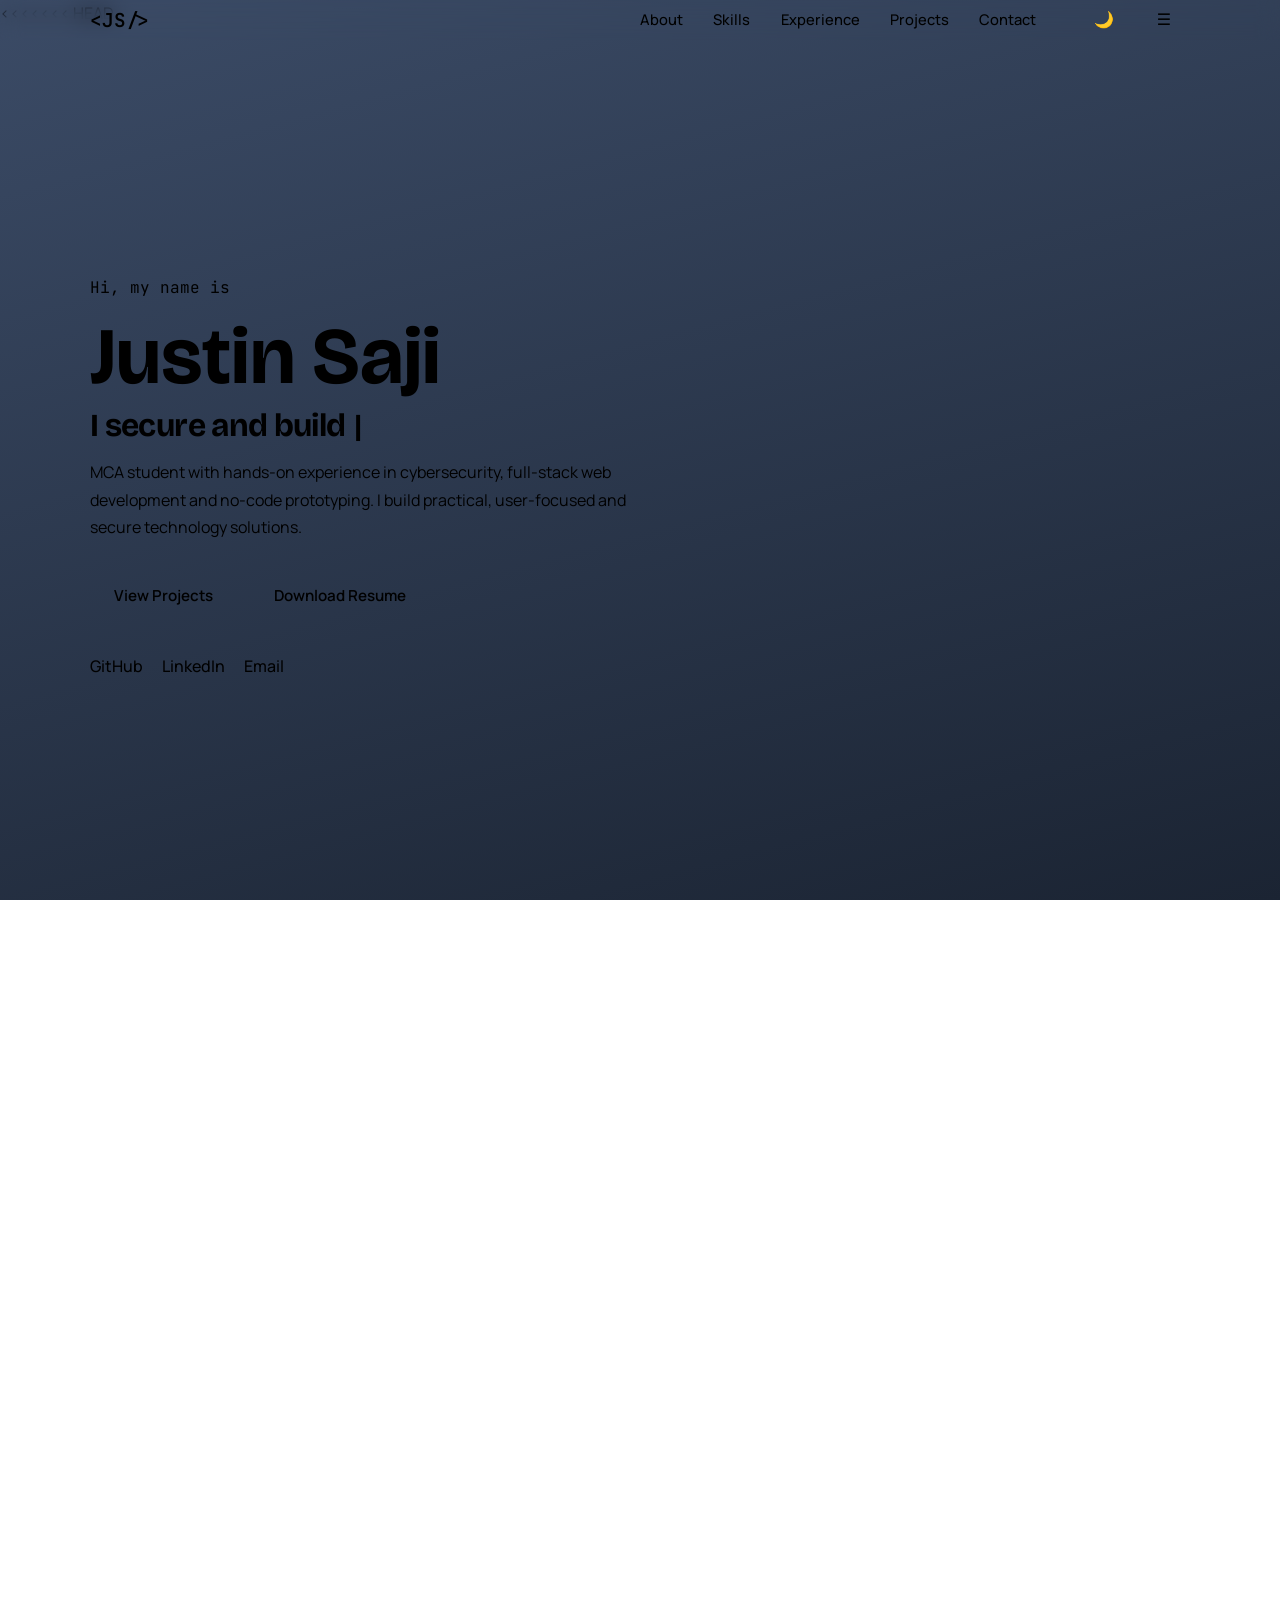
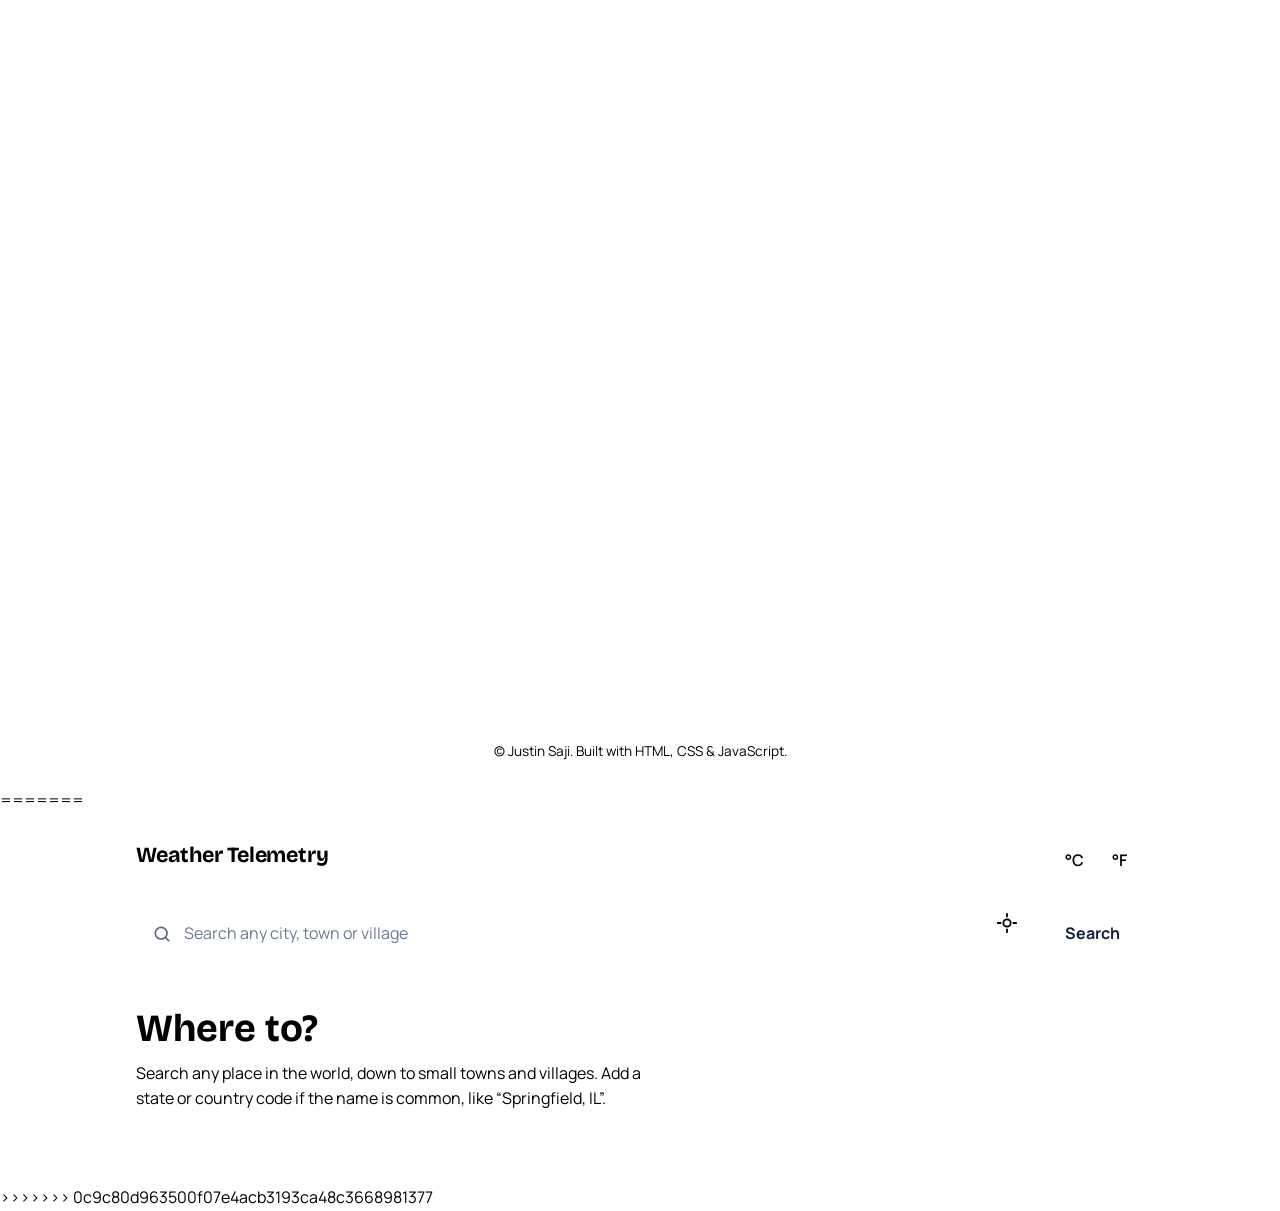
<file: Task 1 - Personal Developer Portfolio & Project Showcase/index.html>
<!DOCTYPE html>
<<<<<<< HEAD
<html lang="en" data-theme="dark">

<head>
    <meta charset="UTF-8" />
    <meta name="viewport" content="width=device-width, initial-scale=1.0" />
    <title>Justin Saji | Cybersecurity & Full-Stack Developer</title>
    <meta name="description"
        content="Portfolio of Justin Saji, MCA student skilled in cybersecurity, full-stack web development and no-code prototyping." />
    <link rel="icon"
        href="data:image/svg+xml,<svg xmlns='http://www.w3.org/2000/svg' viewBox='0 0 100 100'><text y='.9em' font-size='90'>🛡️</text></svg>" />
    <link rel="preconnect" href="https://fonts.googleapis.com" />
    <link rel="preconnect" href="https://fonts.gstatic.com" crossorigin />
    <link
        href="https://fonts.googleapis.com/css2?family=Inter:wght@400;500;600;700&family=JetBrains+Mono:wght@400;600&display=swap"
        rel="stylesheet" />
    <link rel="stylesheet" href="style.css" />
</head>

<body>

    <!-- HEADER -->
    <header class="site-header">
        <nav class="nav container" aria-label="Main navigation">
            <a href="#home" class="logo">&lt;JS/&gt;</a>
            <ul class="nav-links" id="nav-links">
                <li><a href="#about">About</a></li>
                <li><a href="#skills">Skills</a></li>
                <li><a href="#experience">Experience</a></li>
                <li><a href="#projects">Projects</a></li>
                <li><a href="#contact">Contact</a></li>
            </ul>
            <div class="nav-actions">
                <button id="theme-toggle" class="icon-btn" aria-label="Toggle dark/light theme">🌙</button>
                <button id="menu-toggle" class="icon-btn menu-btn" aria-label="Open menu" aria-expanded="false"
                    aria-controls="nav-links">☰</button>
            </div>
        </nav>
    </header>

    <main>
        <!-- HERO -->
        <section id="home" class="hero">
            <div class="container hero-inner">
                <p class="eyebrow mono">Hi, my name is</p>
                <h1>Justin Saji</h1>
                <h2 class="hero-sub">I secure and build <span class="accent" id="typed"></span></h2>
                <p class="hero-text">
                    MCA student with hands-on experience in cybersecurity, full-stack web development and
                    no-code prototyping. I build practical, user-focused and secure technology solutions.
                </p>
                <div class="hero-cta">
                    <a href="#projects" class="btn btn-primary">View Projects</a>
                    <a href="https://drive.google.com/file/d/1o8jT6a8EiUqNg9NnAGE6xgqsmoICTBEX/view?usp=sharing"
                        class="btn btn-outline" target="_blank" rel="noopener" download>Download Resume</a>
                </div>
                <ul class="social">
                    <li><a href="https://github.com/Justin-Saji" target="_blank" rel="noopener">GitHub</a></li>
                    <li><a href="https://linkedin.com/in/justin-saji" target="_blank" rel="noopener">LinkedIn</a></li>
                    <li><a href="mailto:justinsaji2412@gmail.com">Email</a></li>
                </ul>
            </div>
        </section>

        <!-- ABOUT -->
        <section id="about" class="section">
            <div class="container">
                <h2 class="section-title reveal"><span class="mono accent">01.</span> About Me</h2>
                <div class="about-grid reveal">
                    <div class="about-text">
                        <p>
                            I'm a Master of Computer Applications student at Amal Jyothi College of Engineering,
                            Koovappally, based in Ranni, Kerala. I enjoy the two sides of software: building
                            interfaces people love, and finding the weaknesses attackers could exploit.
                        </p>
                        <p>
                            My work spans vulnerability scanners, CVE analysis, encrypted communication and
                            phishing detection, alongside full-stack web apps and rapid no-code prototypes.
                            I've taken part in hackathons and innovation programmes to solve real-world problems.
                        </p>
                        <h3>Achievements</h3>
                        <ul class="check-list">
                            <li>Member of a funded project, “Innovation Ideas Unleashed” (I2U)</li>
                            <li>Volunteer, NASA Space Apps Challenge (48-hour hybrid hackathon)</li>
                            <li>Participant, Young Innovators Programme (YIP) by K-DISC</li>
                            <li>Participant, Smart India Hackathon (SIH)</li>
                        </ul>
                    </div>
                    <aside class="card edu">
                        <h3>Education</h3>
                        <div class="edu-item">
                            <strong>MCA, Computer Applications</strong>
                            <span>Amal Jyothi College of Engineering</span>
                            <span class="muted">Oct 2022 – Apr 2027 · 7.0 CGPA</span>
                        </div>
                        <div class="edu-item">
                            <strong>Senior Secondary (XII), Commerce</strong>
                            <span>Little Flower Public School, Pathanamthitta</span>
                            <span class="muted">2021 – 2022 · 83%</span>
                        </div>
                        <div class="edu-item">
                            <strong>Secondary (X), CBSE</strong>
                            <span>Little Flower Public School, Pathanamthitta</span>
                            <span class="muted">2019 – 2022 · 73%</span>
                        </div>
                        <h3>Languages</h3>
                        <p class="muted">English (Fluent) · Malayalam (Fluent) · Hindi (Intermediate)</p>
                    </aside>
                </div>
            </div>
        </section>

        <!-- SKILLS -->
        <section id="skills" class="section alt">
            <div class="container">
                <h2 class="section-title reveal"><span class="mono accent">02.</span> Tech Stack</h2>
                <div class="skills-grid">
                    <article class="card reveal">
                        <h3>🎨 Frontend</h3>
                        <div class="chips">
                            <span>HTML</span><span>CSS</span><span>JavaScript</span><span>Angular</span><span>React</span>
                        </div>
                    </article>
                    <article class="card reveal">
                        <h3>⚙️ Backend</h3>
                        <div class="chips"><span>Node.js</span><span>Python (Flask)</span><span>PHP</span></div>
                    </article>
                    <article class="card reveal">
                        <h3>🗄️ Databases</h3>
                        <div class="chips"><span>MySQL</span><span>MongoDB (basics)</span></div>
                    </article>
                    <article class="card reveal">
                        <h3>🔐 Cybersecurity</h3>
                        <div class="chips"><span>Vulnerability Scanning</span><span>CVE
                                Analysis</span><span>Phishing/URL Detection</span><span>Encrypted Communication</span>
                        </div>
                    </article>
                    <article class="card reveal">
                        <h3>🧩 No-Code</h3>
                        <div class="chips"><span>Kodular</span><span>Wix</span></div>
                    </article>
                    <article class="card reveal">
                        <h3>🛠️ Tools</h3>
                        <div class="chips"><span>Git</span><span>GitHub</span><span>Figma</span><span>Canva</span></div>
                    </article>
                </div>
                <p class="soft reveal"><strong>Soft skills:</strong> Team Collaboration · Decision Making · Stress
                    Management</p>
            </div>
        </section>

        <!-- EXPERIENCE -->
        <section id="experience" class="section">
            <div class="container">
                <h2 class="section-title reveal"><span class="mono accent">03.</span> Experience</h2>
                <div class="timeline">
                    <article class="timeline-item reveal">
                        <span class="date mono">Apr 2026 – May 2026</span>
                        <h3>Cybersecurity Intern · <span class="accent">Syntecxhub</span></h3>
                        <ul>
                            <li>Built a Vulnerability Scanner and a CVE Scanner to identify known weaknesses in target
                                systems.</li>
                            <li>Developed an Encrypted Chat Application implementing secure message transmission.</li>
                        </ul>
                    </article>
                    <article class="timeline-item reveal">
                        <span class="date mono">Jun 2026</span>
                        <h3>Frontend Developer Trainee · <span class="accent">Nest Digital Company, Infopark</span></h3>
                        <ul>
                            <li>Built responsive, cross-browser websites using HTML, CSS and Angular.</li>
                        </ul>
                    </article>
                    <article class="timeline-item reveal">
                        <span class="date mono">Mar 2026 – Apr 2026</span>
                        <h3>AI Website Developer Intern · <span class="accent">InAmigos Foundation (IAF)</span></h3>
                        <ul>
                            <li>Designed and deployed client websites using AI-assisted no-code tools such as Wix.</li>
                        </ul>
                    </article>
                </div>
            </div>
        </section>

        <!-- PROJECTS -->
        <section id="projects" class="section alt">
            <div class="container">
                <h2 class="section-title reveal"><span class="mono accent">04.</span> Featured Projects</h2>
                <div class="projects-grid" id="projects-grid"></div>
            </div>
        </section>

        <!-- CONTACT -->
        <section id="contact" class="section">
            <div class="container contact reveal">
                <p class="eyebrow mono accent">05. What's next?</p>
                <h2 class="section-title center">Get In Touch</h2>
                <p class="contact-text">
                    I'm looking for an entry-level role in cybersecurity or web development. Whether you have
                    an opportunity or just want to say hi, my inbox is always open.
                </p>
                <a href="mailto:justinsaji2412@gmail.com" class="btn btn-primary">Say Hello</a>
                <ul class="contact-list">
                    <li>📍 Ranni, Kerala, India</li>
                    <li>📞 <a href="tel:+917306978298">+91 73069 78298</a></li>
                    <li>✉️ <a href="mailto:justinsaji2412@gmail.com">justinsaji2412@gmail.com</a></li>
                    <li>💼 <a href="https://linkedin.com/in/justin-saji" target="_blank"
                            rel="noopener">linkedin.com/in/justin-saji</a></li>
                    <li>🐙 <a href="https://github.com/Justin-Saji" target="_blank"
                            rel="noopener">github.com/Justin-Saji</a></li>
                </ul>
            </div>
        </section>
    </main>

    <footer class="footer">
        <p>© <span id="year"></span> Justin Saji. Built with HTML, CSS &amp; JavaScript.</p>
    </footer>

    <!-- PROJECT MODAL -->
    <div class="modal" id="modal" role="dialog" aria-modal="true" aria-labelledby="modal-title" hidden>
        <div class="modal-box">
            <button class="icon-btn modal-close" id="modal-close" aria-label="Close dialog">✕</button>
            <h3 id="modal-title"></h3>
            <div class="chips" id="modal-tags"></div>
            <p id="modal-desc"></p>
            <ul id="modal-points"></ul>
            <a id="modal-link" class="btn btn-primary" target="_blank" rel="noopener">View on GitHub</a>
        </div>
    </div>

    <script src="script.js"></script>
</body>

=======
<html lang="en">
<head>
  <meta charset="UTF-8">
  <meta name="viewport" content="width=device-width, initial-scale=1.0">
  <title>Weather Telemetry</title>
  <link rel="preconnect" href="https://fonts.googleapis.com">
  <link rel="preconnect" href="https://fonts.gstatic.com" crossorigin>
  <link href="https://fonts.googleapis.com/css2?family=Bricolage+Grotesque:opsz,wght@12..96,500;12..96,700&family=Manrope:wght@400;500;600;700&display=swap" rel="stylesheet">
  <link rel="stylesheet" href="style.css">
</head>
<body class="theme-default">
  <div id="fx" aria-hidden="true"></div>

  <main class="app">
    <header class="top">
      <h1 class="brand">Weather Telemetry</h1>
      <div class="units" role="group" aria-label="Units">
        <button type="button" id="unit-metric" data-unit="metric">°C</button>
        <button type="button" id="unit-imperial" data-unit="imperial">°F</button>
      </div>
    </header>

    <form id="search-form" class="search" autocomplete="off" role="search">
      <div class="field">
        <svg class="ico" viewBox="0 0 24 24" aria-hidden="true"><circle cx="11" cy="11" r="7"/><path d="m20 20-3.5-3.5"/></svg>
        <input id="city-input" type="text" placeholder="Search any city, town or village" aria-label="Search for a place"
               role="combobox" aria-expanded="false" aria-controls="suggestions" aria-autocomplete="list" required>
        <ul id="suggestions" class="suggestions hidden" role="listbox"></ul>
      </div>
      <button type="button" id="locate" class="icon-btn" aria-label="Use my location" title="Use my location">
        <svg viewBox="0 0 24 24" aria-hidden="true"><circle cx="12" cy="12" r="4"/><path d="M12 2v3M12 19v3M2 12h3M19 12h3"/></svg>
      </button>
      <button type="submit" class="go">Search</button>
    </form>

    <div id="recent" class="chips" aria-label="Recent searches"></div>

    <div id="loader" class="loader hidden" role="status" aria-label="Loading weather"></div>
    <p id="error" class="error hidden" role="alert"></p>

    <section id="empty" class="empty">
      <h2>Where to?</h2>
      <p>Search any place in the world, down to small towns and villages. Add a state or country code if the name is common, like “Springfield, IL”.</p>
      <div class="chips" id="quick"></div>
    </section>

    <section id="weather" class="hidden">
      <div class="grid">
        <article class="card hero">
          <div class="hero-text">
            <h2 id="city-name"></h2>
            <p id="region" class="muted"></p>
            <p id="local-time" class="muted"></p>
            <p id="temp" class="temp"></p>
            <p id="description" class="desc"></p>
            <p id="hilo" class="muted"></p>
          </div>
          <img id="icon" class="hero-icon" alt="">
        </article>

        <div class="tiles" id="tiles"></div>
      </div>

      <h3>Next 24 hours</h3>
      <div id="hourly" class="card hourly"></div>

      <h3>5-day forecast</h3>
      <div id="forecast" class="card days"></div>
      <p id="updated" class="muted foot"></p>
    </section>
  </main>
  <script src="script.js"></script>
</body>
>>>>>>> 0c9c80d963500f07e4acb3193ca48c3668981377
</html>
</file>
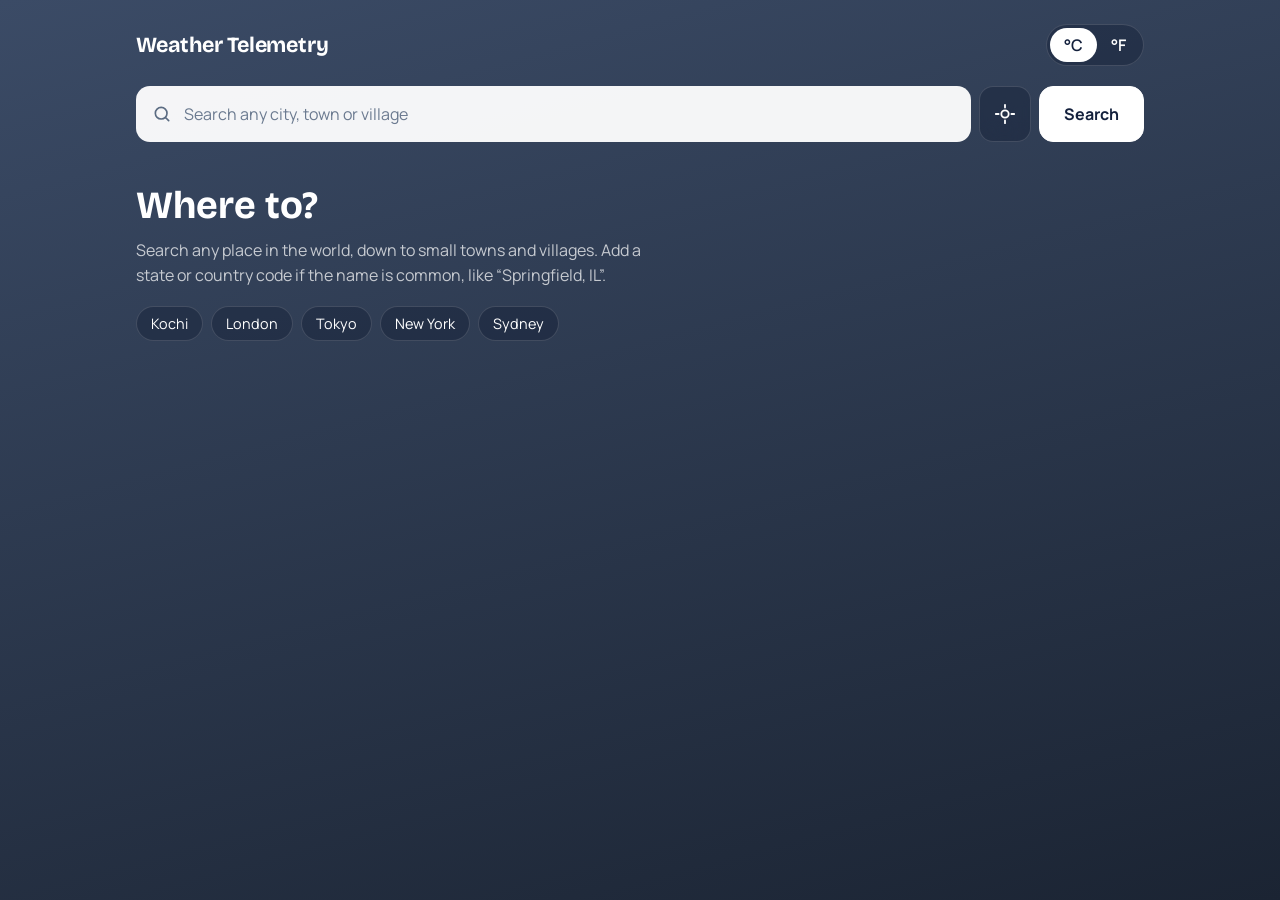
<file: Task 3 - Real time weather forecast & climate telemetry app/index.html>
<!DOCTYPE html>
<html lang="en">
<head>
  <meta charset="UTF-8">
  <meta name="viewport" content="width=device-width, initial-scale=1.0">
  <title>Weather Telemetry</title>
  <link rel="preconnect" href="https://fonts.googleapis.com">
  <link rel="preconnect" href="https://fonts.gstatic.com" crossorigin>
  <link href="https://fonts.googleapis.com/css2?family=Bricolage+Grotesque:opsz,wght@12..96,500;12..96,700&family=Manrope:wght@400;500;600;700&display=swap" rel="stylesheet">
  <link rel="stylesheet" href="style.css">
</head>
<body class="theme-default">
  <div id="fx" aria-hidden="true"></div>

  <main class="app">
    <header class="top">
      <h1 class="brand">Weather Telemetry</h1>
      <div class="units" role="group" aria-label="Units">
        <button type="button" id="unit-metric" data-unit="metric">°C</button>
        <button type="button" id="unit-imperial" data-unit="imperial">°F</button>
      </div>
    </header>

    <form id="search-form" class="search" autocomplete="off" role="search">
      <div class="field">
        <svg class="ico" viewBox="0 0 24 24" aria-hidden="true"><circle cx="11" cy="11" r="7"/><path d="m20 20-3.5-3.5"/></svg>
        <input id="city-input" type="text" placeholder="Search any city, town or village" aria-label="Search for a place"
               role="combobox" aria-expanded="false" aria-controls="suggestions" aria-autocomplete="list" required>
        <ul id="suggestions" class="suggestions hidden" role="listbox"></ul>
      </div>
      <button type="button" id="locate" class="icon-btn" aria-label="Use my location" title="Use my location">
        <svg viewBox="0 0 24 24" aria-hidden="true"><circle cx="12" cy="12" r="4"/><path d="M12 2v3M12 19v3M2 12h3M19 12h3"/></svg>
      </button>
      <button type="submit" class="go">Search</button>
    </form>

    <div id="recent" class="chips" aria-label="Recent searches"></div>

    <div id="loader" class="loader hidden" role="status" aria-label="Loading weather"></div>
    <p id="error" class="error hidden" role="alert"></p>

    <section id="empty" class="empty">
      <h2>Where to?</h2>
      <p>Search any place in the world, down to small towns and villages. Add a state or country code if the name is common, like “Springfield, IL”.</p>
      <div class="chips" id="quick"></div>
    </section>

    <section id="weather" class="hidden">
      <div class="grid">
        <article class="card hero">
          <div class="hero-text">
            <h2 id="city-name"></h2>
            <p id="region" class="muted"></p>
            <p id="local-time" class="muted"></p>
            <p id="temp" class="temp"></p>
            <p id="description" class="desc"></p>
            <p id="hilo" class="muted"></p>
          </div>
          <img id="icon" class="hero-icon" alt="">
        </article>

        <div class="tiles" id="tiles"></div>
      </div>

      <h3>Next 24 hours</h3>
      <div id="hourly" class="card hourly"></div>

      <h3>5-day forecast</h3>
      <div id="forecast" class="card days"></div>
      <p id="updated" class="muted foot"></p>
    </section>
  </main>
  <script src="script.js"></script>
</body>
</html>
</file>
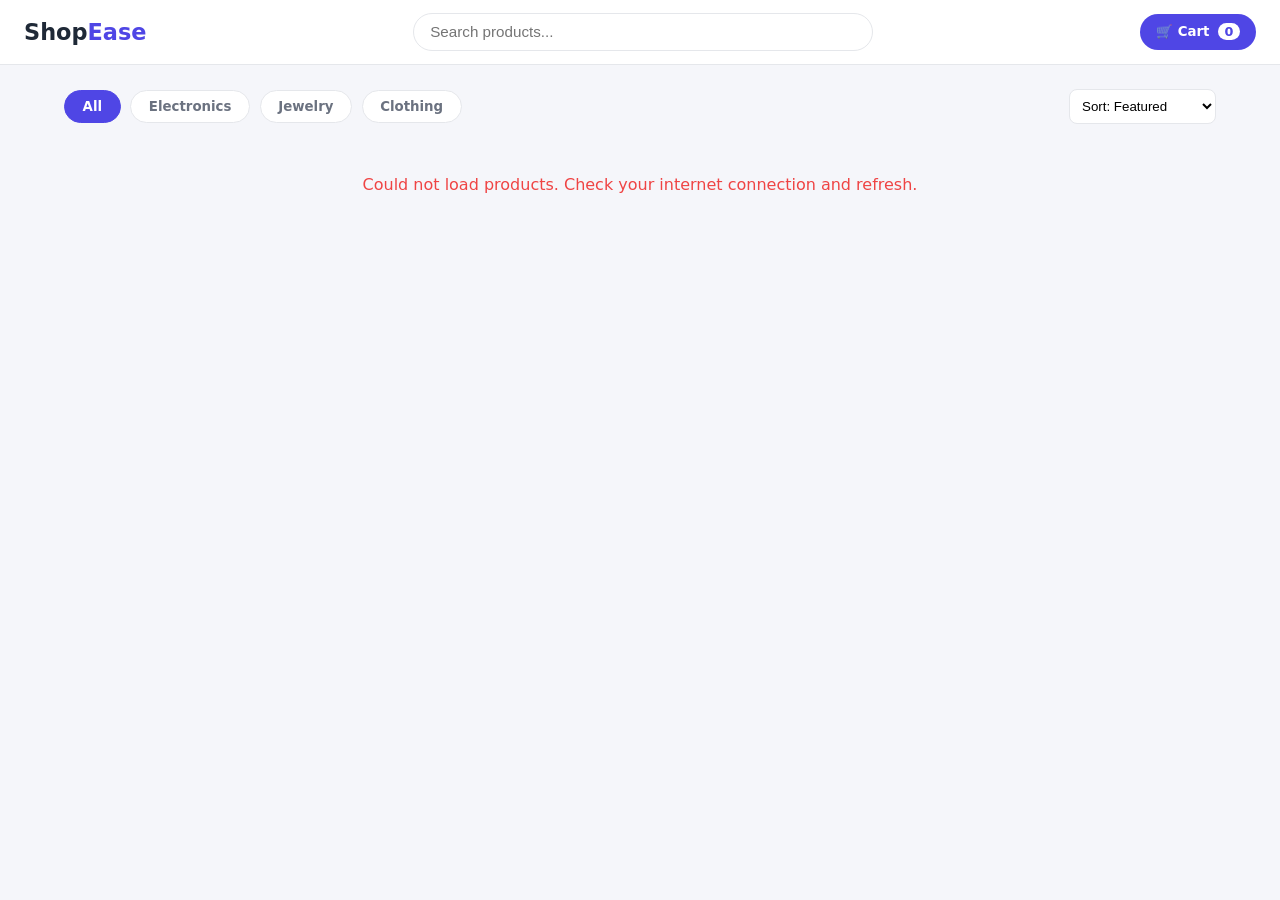
<file: Task 4 - E-Commerce Product Catalog & Interactive Shopping Cart/index.html>
<!DOCTYPE html>
<html lang="en">
<head>
  <meta charset="UTF-8" />
  <meta name="viewport" content="width=device-width, initial-scale=1.0" />
  <title>ShopEase | Datheon Storefront</title>
  <link rel="stylesheet" href="style.css" />
</head>
<body>
  <header class="navbar">
    <div class="logo">Shop<span>Ease</span></div>
    <input id="searchInput" class="search" type="search" placeholder="Search products..." aria-label="Search products" />
    <button id="cartBtn" class="cart-btn" aria-label="Open cart">
      🛒 Cart <span id="cartBadge" class="badge-count">0</span>
    </button>
  </header>

  <main class="container">
    <section class="filters" id="filters">
      <button class="filter-btn active" data-category="all">All</button>
      <button class="filter-btn" data-category="electronics">Electronics</button>
      <button class="filter-btn" data-category="jewelery">Jewelry</button>
      <button class="filter-btn" data-category="clothing">Clothing</button>
      <select id="sortSelect" class="sort" aria-label="Sort products">
        <option value="default">Sort: Featured</option>
        <option value="low">Price: Low to High</option>
        <option value="high">Price: High to Low</option>
        <option value="rating">Top Rated</option>
      </select>
    </section>

    <p id="status" class="status">Loading products...</p>
    <section id="productGrid" class="product-grid"></section>
  </main>

  <!-- Cart drawer -->
  <div id="overlay" class="overlay"></div>
  <aside id="cartDrawer" class="drawer" aria-hidden="true">
    <div class="drawer-header">
      <h2>Your Cart</h2>
      <button id="closeCart" class="icon-btn" aria-label="Close cart">✕</button>
    </div>
    <div id="cartItems" class="cart-items"></div>
    <div class="cart-summary">
      <div class="row"><span>Subtotal</span><span id="subtotal">₹0</span></div>
      <div class="row"><span>Tax (8%)</span><span id="tax">₹0</span></div>
      <div class="row"><span>Shipping</span><span id="shipping">₹0</span></div>
      <div class="row total"><span>Total</span><span id="total">₹0</span></div>
      <p class="hint" id="shippingHint">Free shipping on larger orders</p>
      <button id="checkoutBtn" class="primary-btn">Checkout</button>
      <button id="clearCartBtn" class="link-btn">Clear cart</button>
    </div>
  </aside>

  <!-- Checkout modal -->
  <div id="modal" class="modal" aria-hidden="true">
    <div class="modal-box">
      <div id="checkoutStep">
        <h2>Checkout</h2>
        <form id="checkoutForm">
          <input name="name" placeholder="Full name" required />
          <input name="email" type="email" placeholder="Email" required />
          <input name="address" placeholder="Shipping address" required />
          <p class="modal-total">Amount due: <strong id="modalTotal">₹0</strong></p>
          <div class="modal-actions">
            <button type="button" id="cancelCheckout" class="secondary-btn">Cancel</button>
            <button type="submit" class="primary-btn">Place Order</button>
          </div>
        </form>
      </div>
      <div id="confirmStep" class="hidden">
        <div class="tick">✓</div>
        <h2>Order Confirmed!</h2>
        <p>Thank you, <strong id="confirmName"></strong>.</p>
        <p>Order ID: <strong id="orderId"></strong></p>
        <p>A confirmation was (not really) sent to <span id="confirmEmail"></span>.</p>
        <button id="doneBtn" class="primary-btn">Continue Shopping</button>
      </div>
    </div>
  </div>

  <script src="script.js"></script>
</body>
</html>
</file>
<file: Task 1 - Personal Developer Portfolio & Project Showcase/style.css>
<<<<<<< HEAD
/* ---------- Theme tokens ---------- */
:root {
  --bg: #0b1020;
  --bg-alt: #0f162b;
  --card: #141c36;
  --text: #e6e9f2;
  --muted: #9aa4bf;
  --border: #243055;
  --accent: #38e8c6;
  --accent-2: #6c8cff;
  --accent-contrast: #06201b;
  --shadow: 0 10px 30px rgba(0, 0, 0, 0.35);
  --header-h: 64px;
}
[data-theme="light"] {
  --bg: #f7f9fc;
  --bg-alt: #eef2f9;
  --card: #ffffff;
  --text: #16203a;
  --muted: #5a6480;
  --border: #dbe2f0;
  --accent: #0a8f78;
  --accent-2: #3b5bdb;
  --accent-contrast: #ffffff;
  --shadow: 0 10px 30px rgba(30, 50, 100, 0.12);
}

/* ---------- Base ---------- */
*, *::before, *::after { box-sizing: border-box; }
html { scroll-behavior: smooth; scroll-padding-top: var(--header-h); }
body {
  margin: 0;
  font-family: "Inter", system-ui, -apple-system, "Segoe UI", Roboto, sans-serif;
  background: var(--bg);
  color: var(--text);
  line-height: 1.7;
  transition: background 0.3s, color 0.3s;
}
.mono { font-family: "JetBrains Mono", ui-monospace, monospace; }
.accent { color: var(--accent); }
.muted { color: var(--muted); }
a { color: inherit; text-decoration: none; }
a:hover { color: var(--accent); }
ul { padding: 0; margin: 0; list-style: none; }
h1, h2, h3 { line-height: 1.2; margin: 0 0 0.6rem; }
.container { width: min(1100px, 100% - 2.5rem); margin-inline: auto; }
.section { padding: 5rem 0; }
.section.alt { background: var(--bg-alt); }
.section-title { font-size: clamp(1.6rem, 4vw, 2.2rem); margin-bottom: 2rem; }
.section-title.center { text-align: center; }
:focus-visible { outline: 2px solid var(--accent); outline-offset: 3px; }

/* ---------- Header / nav ---------- */
.site-header {
  position: fixed; inset: 0 0 auto 0; height: var(--header-h); z-index: 50;
  background: color-mix(in srgb, var(--bg) 85%, transparent);
  backdrop-filter: blur(10px);
  border-bottom: 1px solid var(--border);
}
.nav { height: 100%; display: flex; align-items: center; justify-content: space-between; }
.logo { font-family: "JetBrains Mono", monospace; font-weight: 600; font-size: 1.2rem; color: var(--accent); }
.nav-links {
  position: absolute; top: var(--header-h); left: 0; right: 0;
  display: none; flex-direction: column; gap: 0;
  background: var(--bg); border-bottom: 1px solid var(--border);
}
.nav-links.open { display: flex; }
.nav-links a { display: block; padding: 0.9rem 1.5rem; font-weight: 500; }
.nav-links a.active { color: var(--accent); }
.nav-actions { display: flex; gap: 0.5rem; }
.icon-btn {
  background: transparent; color: var(--text); border: 1px solid var(--border);
  border-radius: 10px; width: 40px; height: 40px; font-size: 1.1rem; cursor: pointer;
  transition: border-color 0.2s, transform 0.2s;
}
.icon-btn:hover { border-color: var(--accent); transform: translateY(-2px); }

/* ---------- Hero ---------- */
.hero {
  min-height: 100svh; display: flex; align-items: center;
  padding-top: var(--header-h);
  background:
    radial-gradient(600px 300px at 85% 20%, color-mix(in srgb, var(--accent-2) 25%, transparent), transparent),
    radial-gradient(500px 300px at 10% 90%, color-mix(in srgb, var(--accent) 18%, transparent), transparent);
}
.hero h1 { font-size: clamp(2.6rem, 9vw, 5rem); margin-bottom: 0.2rem; }
.hero-sub { font-size: clamp(1.3rem, 4.5vw, 2.2rem); color: var(--muted); font-weight: 600; }
#typed::after { content: "|"; margin-left: 2px; animation: blink 1s steps(1) infinite; }
@keyframes blink { 50% { opacity: 0; } }
.hero-text { max-width: 580px; color: var(--muted); margin: 1rem 0 1.8rem; }
.hero-cta { display: flex; flex-wrap: wrap; gap: 0.8rem; }
.social { display: flex; gap: 1.2rem; margin-top: 2rem; color: var(--muted); font-weight: 500; }
.eyebrow { margin: 0 0 0.5rem; color: var(--accent); }

/* ---------- Buttons / chips / cards ---------- */
.btn {
  display: inline-block; padding: 0.8rem 1.5rem; border-radius: 10px; font-weight: 600;
  border: 1px solid var(--accent); cursor: pointer; font-size: 0.95rem;
  transition: transform 0.2s, box-shadow 0.2s, background 0.2s;
}
.btn:hover { transform: translateY(-3px); box-shadow: var(--shadow); }
.btn-primary { background: var(--accent); color: var(--accent-contrast); }
.btn-primary:hover { color: var(--accent-contrast); }
.btn-outline { background: transparent; color: var(--accent); }
.card {
  background: var(--card); border: 1px solid var(--border); border-radius: 16px;
  padding: 1.5rem; transition: transform 0.25s, box-shadow 0.25s, border-color 0.25s;
}
.chips { display: flex; flex-wrap: wrap; gap: 0.5rem; margin-top: 0.6rem; }
.chips span {
  font-size: 0.8rem; padding: 0.25rem 0.7rem; border-radius: 999px;
  background: color-mix(in srgb, var(--accent) 12%, transparent);
  border: 1px solid color-mix(in srgb, var(--accent) 35%, transparent);
  color: var(--accent);
}

/* ---------- About ---------- */
.about-grid { display: grid; gap: 2rem; grid-template-columns: 1fr; }
.about-text p { color: var(--muted); }
.check-list li { padding-left: 1.6rem; position: relative; color: var(--muted); margin-bottom: 0.4rem; }
.check-list li::before { content: "▹"; position: absolute; left: 0; color: var(--accent); }
.edu-item { display: flex; flex-direction: column; margin-bottom: 1rem; font-size: 0.95rem; }
.edu h3:not(:first-child) { margin-top: 1.5rem; }

/* ---------- Skills ---------- */
.skills-grid { display: grid; gap: 1.2rem; grid-template-columns: 1fr; }
.skills-grid .card:hover, .project-card:hover { transform: translateY(-6px); box-shadow: var(--shadow); border-color: var(--accent); }
.soft { margin-top: 2rem; color: var(--muted); }

/* ---------- Timeline ---------- */
.timeline { border-left: 2px solid var(--border); padding-left: 1.5rem; display: grid; gap: 2rem; }
.timeline-item { position: relative; }
.timeline-item::before {
  content: ""; position: absolute; left: calc(-1.5rem - 7px); top: 0.5rem;
  width: 12px; height: 12px; border-radius: 50%; background: var(--accent);
  box-shadow: 0 0 0 4px var(--bg);
}
.timeline-item .date { font-size: 0.8rem; color: var(--muted); }
.timeline-item ul { list-style: disc; padding-left: 1.2rem; color: var(--muted); }

/* ---------- Projects ---------- */
.projects-grid { display: grid; gap: 1.4rem; grid-template-columns: 1fr; }
.project-card {
  text-align: left; font: inherit; color: inherit; cursor: pointer;
  background: var(--card); border: 1px solid var(--border); border-radius: 16px; padding: 1.5rem;
  display: flex; flex-direction: column; gap: 0.5rem;
  transition: transform 0.25s, box-shadow 0.25s, border-color 0.25s;
}
.project-card h3 { margin: 0; }
.project-card p { margin: 0; color: var(--muted); font-size: 0.92rem; }
.project-card .more { margin-top: auto; color: var(--accent); font-size: 0.85rem; font-weight: 600; }

/* ---------- Modal ---------- */
.modal {
  position: fixed; inset: 0; z-index: 100; display: flex; align-items: center; justify-content: center;
  padding: 1rem; background: rgba(0, 0, 0, 0.6); backdrop-filter: blur(4px);
}
.modal[hidden] { display: none; }
.modal-box {
  position: relative; width: min(560px, 100%); max-height: 90vh; overflow-y: auto;
  background: var(--card); border: 1px solid var(--border); border-radius: 18px;
  padding: 2rem 1.5rem 1.5rem; box-shadow: var(--shadow); animation: pop 0.25s ease;
}
@keyframes pop { from { opacity: 0; transform: translateY(14px) scale(0.97); } }
.modal-close { position: absolute; top: 0.8rem; right: 0.8rem; width: 34px; height: 34px; }
.modal-box ul { list-style: disc; padding-left: 1.2rem; color: var(--muted); margin: 1rem 0 1.5rem; }
.modal-box p { color: var(--muted); }

/* ---------- Contact / footer ---------- */
.contact { text-align: center; max-width: 640px; }
.contact-text { color: var(--muted); margin-bottom: 1.8rem; }
.contact-list { margin-top: 2.5rem; display: grid; gap: 0.6rem; color: var(--muted); }
.footer { text-align: center; padding: 1.5rem; border-top: 1px solid var(--border); color: var(--muted); font-size: 0.85rem; }
.footer p { margin: 0; }

/* ---------- Scroll reveal ---------- */
.reveal { opacity: 0; transform: translateY(24px); transition: opacity 0.6s ease, transform 0.6s ease; }
.reveal.visible { opacity: 1; transform: none; }

/* ---------- Responsive (mobile-first) ---------- */
@media (min-width: 640px) {
  .skills-grid, .projects-grid { grid-template-columns: repeat(2, 1fr); }
}
@media (min-width: 860px) {
  .menu-btn { display: none; }
  .nav-links {
    position: static; display: flex; flex-direction: row; gap: 0.3rem;
    background: transparent; border: 0;
  }
  .nav-links a { padding: 0.4rem 0.8rem; font-size: 0.92rem; }
  .nav { gap: 1rem; }
  .nav-links { margin-left: auto; margin-right: 0.8rem; }
  .about-grid { grid-template-columns: 1.4fr 1fr; }
  .skills-grid, .projects-grid { grid-template-columns: repeat(3, 1fr); }
}

@media (prefers-reduced-motion: reduce) {
  html { scroll-behavior: auto; }
  *, *::before, *::after { animation: none !important; transition: none !important; }
  .reveal { opacity: 1; transform: none; }
}
=======
:root {
  --ink: #fff;
  --ink-soft: rgba(255,255,255,0.72);
  --glass: rgba(8, 18, 40, 0.30);
  --glass-line: rgba(255,255,255,0.14);
  --accent: #ffd166;
  --radius: 20px;
}
* { box-sizing: border-box; margin: 0; padding: 0; }
body {
  min-height: 100vh;
  font-family: "Manrope", system-ui, -apple-system, "Segoe UI", sans-serif;
  color: var(--ink);
  background: linear-gradient(165deg, #3b4b66, #1b2433) fixed;
  transition: background 0.9s ease;
  overflow-x: hidden;
}
body.theme-clear   { background: linear-gradient(165deg, #1d6fd1, #5db4f5 70%, #9fd3f7) fixed; }
body.theme-clouds  { background: linear-gradient(165deg, #4f607a, #8d9db3) fixed; }
body.theme-rain    { background: linear-gradient(165deg, #14283f, #3f628f) fixed; }
body.theme-snow    { background: linear-gradient(165deg, #5b7b9d, #a9c3dc) fixed; }
body.theme-thunder { background: linear-gradient(165deg, #151528, #4a3d73) fixed; }
body.theme-mist    { background: linear-gradient(165deg, #5d6c70, #a3afb2) fixed; }
body.theme-night   { background: linear-gradient(165deg, #070b1f, #26356a) fixed; }

h1, h2, h3, .temp { font-family: "Bricolage Grotesque", "Manrope", system-ui, sans-serif; }
.hidden { display: none !important; }
.muted { color: var(--ink-soft); font-size: 0.95rem; }

.app { position: relative; z-index: 1; max-width: 1040px; margin: 0 auto; padding: 24px 16px 56px; }

/* Header */
.top { display: flex; justify-content: space-between; align-items: center; margin-bottom: 20px; }
.brand { font-size: 1.35rem; font-weight: 700; letter-spacing: -0.01em; }
.units { display: flex; background: var(--glass); border: 1px solid var(--glass-line); border-radius: 999px; padding: 3px; }
.units button {
  border: 0; background: transparent; color: var(--ink); font: inherit; font-weight: 600;
  padding: 6px 14px; border-radius: 999px; cursor: pointer; transition: background .2s, color .2s;
}
.units button.active { background: #fff; color: #14213d; }

/* Search */
.search { display: flex; gap: 8px; margin-bottom: 12px; }
.field { position: relative; flex: 1; }
.field .ico { position: absolute; left: 16px; top: 50%; width: 20px; height: 20px; transform: translateY(-50%);
  fill: none; stroke: #5b6b82; stroke-width: 2; stroke-linecap: round; pointer-events: none; }
#city-input {
  width: 100%; padding: 15px 16px 15px 46px; font: inherit; font-size: 1rem;
  border: 2px solid transparent; border-radius: 14px; background: rgba(255,255,255,0.95); color: #14213d;
}
#city-input::placeholder { color: #6b7a90; }
#city-input:focus { outline: none; border-color: var(--accent); }
.go, .icon-btn {
  border: 1px solid var(--glass-line); background: var(--glass); color: var(--ink);
  font: inherit; font-weight: 700; border-radius: 14px; cursor: pointer; transition: background .2s, transform .1s;
  backdrop-filter: blur(10px);
}
.go { padding: 0 24px; background: #fff; color: #14213d; border-color: #fff; }
.icon-btn { width: 52px; display: grid; place-items: center; }
.icon-btn svg { width: 22px; height: 22px; fill: none; stroke: currentColor; stroke-width: 2; stroke-linecap: round; }
.go:hover { background: var(--accent); border-color: var(--accent); }
.icon-btn:hover { background: rgba(255,255,255,0.2); }
button:active { transform: scale(0.97); }
button:focus-visible, .chip:focus-visible, .suggestions li:focus-visible { outline: 3px solid var(--accent); outline-offset: 2px; }

/* Suggestions dropdown */
.suggestions {
  position: absolute; left: 0; right: 0; top: calc(100% + 6px); z-index: 20; list-style: none;
  background: #fff; color: #14213d; border-radius: 14px; overflow: hidden;
  box-shadow: 0 18px 40px rgba(0,0,0,0.3); max-height: 320px; overflow-y: auto;
}
.suggestions li { padding: 12px 16px; cursor: pointer; display: flex; justify-content: space-between; gap: 12px; align-items: baseline; }
.suggestions li .sub { color: #66758c; font-size: 0.88rem; white-space: nowrap; overflow: hidden; text-overflow: ellipsis; }
.suggestions li[aria-selected="true"], .suggestions li:hover { background: #eef3fb; }
.suggestions .note { padding: 14px 16px; color: #5b6b82; cursor: default; display: block; }
.suggestions .note:hover { background: transparent; }

/* Chips */
.chips { display: flex; flex-wrap: wrap; gap: 8px; margin-bottom: 20px; }
.chips:empty { display: none; }
.chip {
  border: 1px solid var(--glass-line); background: var(--glass); color: var(--ink); font: inherit; font-size: 0.9rem;
  padding: 7px 14px; border-radius: 999px; cursor: pointer; transition: background .2s;
}
.chip:hover { background: rgba(255,255,255,0.22); }

/* States */
.loader { width: 46px; height: 46px; margin: 56px auto; border: 4px solid rgba(255,255,255,0.25); border-top-color: #fff;
  border-radius: 50%; animation: spin .8s linear infinite; }
@keyframes spin { to { transform: rotate(360deg); } }
.error { padding: 14px 18px; border-radius: 14px; background: rgba(150, 20, 30, 0.85); border: 1px solid rgba(255,255,255,0.25); margin-bottom: 16px; }
.empty { margin-top: 40px; max-width: 520px; }
.empty h2 { font-size: 2.4rem; margin-bottom: 10px; }
.empty p { color: var(--ink-soft); line-height: 1.55; margin-bottom: 18px; }

/* Cards */
.card { background: var(--glass); border: 1px solid var(--glass-line); border-radius: var(--radius); backdrop-filter: blur(14px); -webkit-backdrop-filter: blur(14px); }
h3 { font-size: 1.1rem; font-weight: 700; margin: 28px 0 12px; }

.grid { display: grid; grid-template-columns: 1.1fr 1fr; gap: 16px; }
.hero { display: flex; justify-content: space-between; align-items: center; gap: 12px; padding: 28px; }
.hero h2 { font-size: 2rem; font-weight: 700; letter-spacing: -0.02em; line-height: 1.1; }
.temp { font-size: clamp(4.5rem, 12vw, 7rem); font-weight: 500; line-height: 1; letter-spacing: -0.04em; margin: 14px 0 6px; }
.desc { font-size: 1.15rem; font-weight: 600; text-transform: capitalize; }
.hero-icon { width: clamp(110px, 20vw, 170px); height: auto; filter: drop-shadow(0 8px 18px rgba(0,0,0,0.25)); }

.tiles { display: grid; grid-template-columns: repeat(2, 1fr); gap: 12px; }
.tile { background: var(--glass); border: 1px solid var(--glass-line); border-radius: 16px; padding: 14px 16px; backdrop-filter: blur(14px); -webkit-backdrop-filter: blur(14px);
  display: flex; flex-direction: column; justify-content: center; gap: 4px; }
.tile .label { font-size: 0.85rem; color: var(--ink-soft); }
.tile .value { font-size: 1.3rem; font-weight: 700; }
.tile .sub { font-size: 0.8rem; color: var(--ink-soft); }

/* Hourly */
.hourly { display: flex; gap: 6px; padding: 14px; overflow-x: auto; scrollbar-width: thin; }
.hour { flex: 1 0 74px; display: flex; flex-direction: column; align-items: center; gap: 2px; padding: 8px 4px; border-radius: 12px; }
.hour:first-child { background: rgba(255,255,255,0.14); }
.hour img { width: 48px; height: 48px; }
.hour .t { font-weight: 700; }
.hour .pop { font-size: 0.78rem; color: #9fd8ff; min-height: 1em; }

/* Daily */
.days { padding: 6px 20px; }
.day { display: grid; grid-template-columns: 56px 48px 40px 1fr 40px; align-items: center; gap: 12px; padding: 8px 0; border-bottom: 1px solid var(--glass-line); }
.day:last-child { border-bottom: 0; }
.day .name { font-weight: 700; }
.day img { width: 48px; height: 48px; }
.day .lo { color: var(--ink-soft); text-align: right; }
.day .hi { font-weight: 700; }
.bar { position: relative; height: 6px; border-radius: 6px; background: rgba(255,255,255,0.18); }
.bar span { position: absolute; top: 0; bottom: 0; border-radius: 6px; background: linear-gradient(90deg, #7dd3fc, #ffd166, #ff8a5c); }
.foot { margin-top: 18px; text-align: center; font-size: 0.82rem; }

/* Ambient weather layer */
#fx { position: fixed; inset: 0; z-index: 0; pointer-events: none; overflow: hidden; }
#fx .drop { position: absolute; top: -10vh; width: 2px; height: 70px; background: linear-gradient(transparent, rgba(190,220,255,0.6)); animation: fall linear infinite; }
#fx .flake { position: absolute; top: -5vh; border-radius: 50%; background: rgba(255,255,255,0.85); animation: drift linear infinite; }
#fx .star { position: absolute; border-radius: 50%; background: #fff; animation: twinkle ease-in-out infinite; }
#fx .cloud { position: absolute; width: 360px; height: 110px; border-radius: 120px; background: rgba(255,255,255,0.16); filter: blur(26px); animation: slide linear infinite; }
#fx .sun { position: absolute; top: -120px; right: -100px; width: 420px; height: 420px; border-radius: 50%;
  background: radial-gradient(circle, rgba(255,226,140,0.85), rgba(255,226,140,0) 68%); animation: glow 7s ease-in-out infinite; }
#fx .flash { position: absolute; inset: 0; background: #fff; opacity: 0; animation: flash 7s infinite; }
@keyframes fall { to { transform: translateY(120vh); } }
@keyframes drift { 0% { transform: translate(0,0); } 50% { transform: translate(30px, 55vh); } 100% { transform: translate(-20px, 110vh); } }
@keyframes twinkle { 0%,100% { opacity: .2; } 50% { opacity: 1; } }
@keyframes slide { from { transform: translateX(-420px); } to { transform: translateX(calc(100vw + 420px)); } }
@keyframes glow { 0%,100% { transform: scale(1); opacity: .85; } 50% { transform: scale(1.1); opacity: 1; } }
@keyframes flash { 0%,92%,100% { opacity: 0; } 93% { opacity: .35; } 94% { opacity: 0; } 95% { opacity: .25; } 96% { opacity: 0; } }

/* Responsive */
@media (max-width: 820px) {
  .grid { grid-template-columns: 1fr; }
}
@media (max-width: 560px) {
  .app { padding: 16px 12px 40px; }
  .search { flex-wrap: wrap; }
  .field { flex: 1 1 100%; }
  .go { flex: 1; padding: 14px; }
  .icon-btn { height: 50px; }
  .hero { padding: 20px; flex-direction: column-reverse; text-align: center; }
  .tiles { grid-template-columns: repeat(2, 1fr); }
  .day { grid-template-columns: 44px 40px 34px 1fr 34px; gap: 8px; }
  .days { padding: 4px 14px; }
  .empty h2 { font-size: 2rem; }
}
@media (prefers-reduced-motion: reduce) {
  #fx, .loader { animation: none; }
  #fx * { animation: none !important; }
  body { transition: none; }
}
>>>>>>> 0c9c80d963500f07e4acb3193ca48c3668981377
</file>
<file: Task 3 - Real time weather forecast & climate telemetry app/style.css>
:root {
  --ink: #fff;
  --ink-soft: rgba(255,255,255,0.72);
  --glass: rgba(8, 18, 40, 0.30);
  --glass-line: rgba(255,255,255,0.14);
  --accent: #ffd166;
  --radius: 20px;
}
* { box-sizing: border-box; margin: 0; padding: 0; }
body {
  min-height: 100vh;
  font-family: "Manrope", system-ui, -apple-system, "Segoe UI", sans-serif;
  color: var(--ink);
  background: linear-gradient(165deg, #3b4b66, #1b2433) fixed;
  transition: background 0.9s ease;
  overflow-x: hidden;
}
body.theme-clear   { background: linear-gradient(165deg, #1d6fd1, #5db4f5 70%, #9fd3f7) fixed; }
body.theme-clouds  { background: linear-gradient(165deg, #4f607a, #8d9db3) fixed; }
body.theme-rain    { background: linear-gradient(165deg, #14283f, #3f628f) fixed; }
body.theme-snow    { background: linear-gradient(165deg, #5b7b9d, #a9c3dc) fixed; }
body.theme-thunder { background: linear-gradient(165deg, #151528, #4a3d73) fixed; }
body.theme-mist    { background: linear-gradient(165deg, #5d6c70, #a3afb2) fixed; }
body.theme-night   { background: linear-gradient(165deg, #070b1f, #26356a) fixed; }

h1, h2, h3, .temp { font-family: "Bricolage Grotesque", "Manrope", system-ui, sans-serif; }
.hidden { display: none !important; }
.muted { color: var(--ink-soft); font-size: 0.95rem; }

.app { position: relative; z-index: 1; max-width: 1040px; margin: 0 auto; padding: 24px 16px 56px; }

/* Header */
.top { display: flex; justify-content: space-between; align-items: center; margin-bottom: 20px; }
.brand { font-size: 1.35rem; font-weight: 700; letter-spacing: -0.01em; }
.units { display: flex; background: var(--glass); border: 1px solid var(--glass-line); border-radius: 999px; padding: 3px; }
.units button {
  border: 0; background: transparent; color: var(--ink); font: inherit; font-weight: 600;
  padding: 6px 14px; border-radius: 999px; cursor: pointer; transition: background .2s, color .2s;
}
.units button.active { background: #fff; color: #14213d; }

/* Search */
.search { display: flex; gap: 8px; margin-bottom: 12px; }
.field { position: relative; flex: 1; }
.field .ico { position: absolute; left: 16px; top: 50%; width: 20px; height: 20px; transform: translateY(-50%);
  fill: none; stroke: #5b6b82; stroke-width: 2; stroke-linecap: round; pointer-events: none; }
#city-input {
  width: 100%; padding: 15px 16px 15px 46px; font: inherit; font-size: 1rem;
  border: 2px solid transparent; border-radius: 14px; background: rgba(255,255,255,0.95); color: #14213d;
}
#city-input::placeholder { color: #6b7a90; }
#city-input:focus { outline: none; border-color: var(--accent); }
.go, .icon-btn {
  border: 1px solid var(--glass-line); background: var(--glass); color: var(--ink);
  font: inherit; font-weight: 700; border-radius: 14px; cursor: pointer; transition: background .2s, transform .1s;
  backdrop-filter: blur(10px);
}
.go { padding: 0 24px; background: #fff; color: #14213d; border-color: #fff; }
.icon-btn { width: 52px; display: grid; place-items: center; }
.icon-btn svg { width: 22px; height: 22px; fill: none; stroke: currentColor; stroke-width: 2; stroke-linecap: round; }
.go:hover { background: var(--accent); border-color: var(--accent); }
.icon-btn:hover { background: rgba(255,255,255,0.2); }
button:active { transform: scale(0.97); }
button:focus-visible, .chip:focus-visible, .suggestions li:focus-visible { outline: 3px solid var(--accent); outline-offset: 2px; }

/* Suggestions dropdown */
.suggestions {
  position: absolute; left: 0; right: 0; top: calc(100% + 6px); z-index: 20; list-style: none;
  background: #fff; color: #14213d; border-radius: 14px; overflow: hidden;
  box-shadow: 0 18px 40px rgba(0,0,0,0.3); max-height: 320px; overflow-y: auto;
}
.suggestions li { padding: 12px 16px; cursor: pointer; display: flex; justify-content: space-between; gap: 12px; align-items: baseline; }
.suggestions li .sub { color: #66758c; font-size: 0.88rem; white-space: nowrap; overflow: hidden; text-overflow: ellipsis; }
.suggestions li[aria-selected="true"], .suggestions li:hover { background: #eef3fb; }
.suggestions .note { padding: 14px 16px; color: #5b6b82; cursor: default; display: block; }
.suggestions .note:hover { background: transparent; }

/* Chips */
.chips { display: flex; flex-wrap: wrap; gap: 8px; margin-bottom: 20px; }
.chips:empty { display: none; }
.chip {
  border: 1px solid var(--glass-line); background: var(--glass); color: var(--ink); font: inherit; font-size: 0.9rem;
  padding: 7px 14px; border-radius: 999px; cursor: pointer; transition: background .2s;
}
.chip:hover { background: rgba(255,255,255,0.22); }

/* States */
.loader { width: 46px; height: 46px; margin: 56px auto; border: 4px solid rgba(255,255,255,0.25); border-top-color: #fff;
  border-radius: 50%; animation: spin .8s linear infinite; }
@keyframes spin { to { transform: rotate(360deg); } }
.error { padding: 14px 18px; border-radius: 14px; background: rgba(150, 20, 30, 0.85); border: 1px solid rgba(255,255,255,0.25); margin-bottom: 16px; }
.empty { margin-top: 40px; max-width: 520px; }
.empty h2 { font-size: 2.4rem; margin-bottom: 10px; }
.empty p { color: var(--ink-soft); line-height: 1.55; margin-bottom: 18px; }

/* Cards */
.card { background: var(--glass); border: 1px solid var(--glass-line); border-radius: var(--radius); backdrop-filter: blur(14px); -webkit-backdrop-filter: blur(14px); }
h3 { font-size: 1.1rem; font-weight: 700; margin: 28px 0 12px; }

.grid { display: grid; grid-template-columns: 1.1fr 1fr; gap: 16px; }
.hero { display: flex; justify-content: space-between; align-items: center; gap: 12px; padding: 28px; }
.hero h2 { font-size: 2rem; font-weight: 700; letter-spacing: -0.02em; line-height: 1.1; }
.temp { font-size: clamp(4.5rem, 12vw, 7rem); font-weight: 500; line-height: 1; letter-spacing: -0.04em; margin: 14px 0 6px; }
.desc { font-size: 1.15rem; font-weight: 600; text-transform: capitalize; }
.hero-icon { width: clamp(110px, 20vw, 170px); height: auto; filter: drop-shadow(0 8px 18px rgba(0,0,0,0.25)); }

.tiles { display: grid; grid-template-columns: repeat(2, 1fr); gap: 12px; }
.tile { background: var(--glass); border: 1px solid var(--glass-line); border-radius: 16px; padding: 14px 16px; backdrop-filter: blur(14px); -webkit-backdrop-filter: blur(14px);
  display: flex; flex-direction: column; justify-content: center; gap: 4px; }
.tile .label { font-size: 0.85rem; color: var(--ink-soft); }
.tile .value { font-size: 1.3rem; font-weight: 700; }
.tile .sub { font-size: 0.8rem; color: var(--ink-soft); }

/* Hourly */
.hourly { display: flex; gap: 6px; padding: 14px; overflow-x: auto; scrollbar-width: thin; }
.hour { flex: 1 0 74px; display: flex; flex-direction: column; align-items: center; gap: 2px; padding: 8px 4px; border-radius: 12px; }
.hour:first-child { background: rgba(255,255,255,0.14); }
.hour img { width: 48px; height: 48px; }
.hour .t { font-weight: 700; }
.hour .pop { font-size: 0.78rem; color: #9fd8ff; min-height: 1em; }

/* Daily */
.days { padding: 6px 20px; }
.day { display: grid; grid-template-columns: 56px 48px 40px 1fr 40px; align-items: center; gap: 12px; padding: 8px 0; border-bottom: 1px solid var(--glass-line); }
.day:last-child { border-bottom: 0; }
.day .name { font-weight: 700; }
.day img { width: 48px; height: 48px; }
.day .lo { color: var(--ink-soft); text-align: right; }
.day .hi { font-weight: 700; }
.bar { position: relative; height: 6px; border-radius: 6px; background: rgba(255,255,255,0.18); }
.bar span { position: absolute; top: 0; bottom: 0; border-radius: 6px; background: linear-gradient(90deg, #7dd3fc, #ffd166, #ff8a5c); }
.foot { margin-top: 18px; text-align: center; font-size: 0.82rem; }

/* Ambient weather layer */
#fx { position: fixed; inset: 0; z-index: 0; pointer-events: none; overflow: hidden; }
#fx .drop { position: absolute; top: -10vh; width: 2px; height: 70px; background: linear-gradient(transparent, rgba(190,220,255,0.6)); animation: fall linear infinite; }
#fx .flake { position: absolute; top: -5vh; border-radius: 50%; background: rgba(255,255,255,0.85); animation: drift linear infinite; }
#fx .star { position: absolute; border-radius: 50%; background: #fff; animation: twinkle ease-in-out infinite; }
#fx .cloud { position: absolute; width: 360px; height: 110px; border-radius: 120px; background: rgba(255,255,255,0.16); filter: blur(26px); animation: slide linear infinite; }
#fx .sun { position: absolute; top: -120px; right: -100px; width: 420px; height: 420px; border-radius: 50%;
  background: radial-gradient(circle, rgba(255,226,140,0.85), rgba(255,226,140,0) 68%); animation: glow 7s ease-in-out infinite; }
#fx .flash { position: absolute; inset: 0; background: #fff; opacity: 0; animation: flash 7s infinite; }
@keyframes fall { to { transform: translateY(120vh); } }
@keyframes drift { 0% { transform: translate(0,0); } 50% { transform: translate(30px, 55vh); } 100% { transform: translate(-20px, 110vh); } }
@keyframes twinkle { 0%,100% { opacity: .2; } 50% { opacity: 1; } }
@keyframes slide { from { transform: translateX(-420px); } to { transform: translateX(calc(100vw + 420px)); } }
@keyframes glow { 0%,100% { transform: scale(1); opacity: .85; } 50% { transform: scale(1.1); opacity: 1; } }
@keyframes flash { 0%,92%,100% { opacity: 0; } 93% { opacity: .35; } 94% { opacity: 0; } 95% { opacity: .25; } 96% { opacity: 0; } }

/* Responsive */
@media (max-width: 820px) {
  .grid { grid-template-columns: 1fr; }
}
@media (max-width: 560px) {
  .app { padding: 16px 12px 40px; }
  .search { flex-wrap: wrap; }
  .field { flex: 1 1 100%; }
  .go { flex: 1; padding: 14px; }
  .icon-btn { height: 50px; }
  .hero { padding: 20px; flex-direction: column-reverse; text-align: center; }
  .tiles { grid-template-columns: repeat(2, 1fr); }
  .day { grid-template-columns: 44px 40px 34px 1fr 34px; gap: 8px; }
  .days { padding: 4px 14px; }
  .empty h2 { font-size: 2rem; }
}
@media (prefers-reduced-motion: reduce) {
  #fx, .loader { animation: none; }
  #fx * { animation: none !important; }
  body { transition: none; }
}
</file>
<file: Task 4 - E-Commerce Product Catalog & Interactive Shopping Cart/style.css>
:root {
  --primary: #4f46e5;
  --primary-dark: #4338ca;
  --bg: #f5f6fa;
  --card: #ffffff;
  --text: #1f2937;
  --muted: #6b7280;
  --border: #e5e7eb;
  --danger: #ef4444;
  --success: #10b981;
}
* { box-sizing: border-box; margin: 0; padding: 0; }
body { font-family: "Segoe UI", system-ui, sans-serif; background: var(--bg); color: var(--text); }
button { font-family: inherit; cursor: pointer; }
.hidden { display: none; }

/* Navbar */
.navbar {
  position: sticky; top: 0; z-index: 20;
  display: flex; align-items: center; gap: 1rem;
  padding: 0.8rem 1.5rem; background: #fff; border-bottom: 1px solid var(--border);
}
.logo { font-size: 1.4rem; font-weight: 800; }
.logo span { color: var(--primary); }
.search {
  flex: 1; max-width: 460px; margin: 0 auto;
  padding: 0.6rem 1rem; border: 1px solid var(--border); border-radius: 999px; font-size: 0.95rem;
}
.search:focus { outline: 2px solid var(--primary); }
.cart-btn {
  position: relative; background: var(--primary); color: #fff; border: none;
  padding: 0.6rem 1rem; border-radius: 999px; font-weight: 600;
}
.cart-btn:hover { background: var(--primary-dark); }
.badge-count {
  display: inline-block; min-width: 22px; padding: 1px 6px; margin-left: 4px;
  background: #fff; color: var(--primary); border-radius: 999px; font-size: 0.8rem; text-align: center;
}

/* Filters */
.container { max-width: 1200px; margin: 0 auto; padding: 1.5rem; }
.filters { display: flex; flex-wrap: wrap; gap: 0.6rem; align-items: center; margin-bottom: 1.2rem; }
.filter-btn {
  padding: 0.5rem 1.1rem; border: 1px solid var(--border); background: #fff;
  border-radius: 999px; font-weight: 600; color: var(--muted);
}
.filter-btn:hover { border-color: var(--primary); color: var(--primary); }
.filter-btn.active { background: var(--primary); border-color: var(--primary); color: #fff; }
.sort { margin-left: auto; padding: 0.5rem; border-radius: 8px; border: 1px solid var(--border); background: #fff; }
.status { text-align: center; color: var(--muted); padding: 2rem 0; }
.status.error { color: var(--danger); }

/* Product grid */
.product-grid { display: grid; grid-template-columns: repeat(auto-fill, minmax(240px, 1fr)); gap: 1.2rem; }
.card {
  position: relative; display: flex; flex-direction: column;
  background: var(--card); border: 1px solid var(--border); border-radius: 14px;
  padding: 1rem; transition: transform 0.2s, box-shadow 0.2s;
}
.card:hover { transform: translateY(-4px); box-shadow: 0 10px 25px rgba(0, 0, 0, 0.08); }
.card img { width: 100%; height: 190px; object-fit: contain; margin-bottom: 0.8rem; }
.badges { position: absolute; top: 10px; left: 10px; display: flex; flex-direction: column; gap: 4px; }
.badge { font-size: 0.7rem; font-weight: 700; padding: 3px 8px; border-radius: 6px; color: #fff; }
.badge.top { background: #f59e0b; }
.badge.best { background: var(--primary); }
.badge.deal { background: var(--success); }
.cat { font-size: 0.72rem; text-transform: uppercase; letter-spacing: 0.05em; color: var(--muted); }
.card h3 {
  font-size: 0.95rem; margin: 0.3rem 0 0.5rem; line-height: 1.3;
  display: -webkit-box; -webkit-line-clamp: 2; -webkit-box-orient: vertical; overflow: hidden;
}
.rating { font-size: 0.85rem; color: var(--muted); margin-bottom: 0.6rem; }
.stars { color: #f59e0b; letter-spacing: 1px; }
.card-footer { margin-top: auto; display: flex; align-items: center; justify-content: space-between; }
.price { font-size: 1.2rem; font-weight: 800; }
.add-btn {
  background: var(--primary); color: #fff; border: none; padding: 0.5rem 0.9rem;
  border-radius: 8px; font-weight: 600;
}
.add-btn:hover { background: var(--primary-dark); }

/* Drawer */
.overlay {
  position: fixed; inset: 0; background: rgba(0, 0, 0, 0.45); z-index: 30;
  opacity: 0; pointer-events: none; transition: opacity 0.3s;
}
.overlay.show { opacity: 1; pointer-events: auto; }
.drawer {
  position: fixed; top: 0; right: 0; height: 100%; width: min(420px, 100%); z-index: 40;
  background: #fff; display: flex; flex-direction: column;
  transform: translateX(100%); transition: transform 0.3s ease;
}
.drawer.open { transform: translateX(0); }
.drawer-header { display: flex; justify-content: space-between; align-items: center; padding: 1rem 1.2rem; border-bottom: 1px solid var(--border); }
.icon-btn { background: none; border: none; font-size: 1.2rem; color: var(--muted); }
.cart-items { flex: 1; overflow-y: auto; padding: 1rem 1.2rem; }
.empty { text-align: center; color: var(--muted); margin-top: 3rem; }
.cart-item { display: flex; gap: 0.8rem; padding: 0.8rem 0; border-bottom: 1px solid var(--border); }
.cart-item img { width: 60px; height: 60px; object-fit: contain; }
.ci-info { flex: 1; }
.ci-title { font-size: 0.85rem; font-weight: 600; line-height: 1.3; }
.ci-price { font-size: 0.85rem; color: var(--muted); margin: 2px 0 6px; }
.qty { display: inline-flex; align-items: center; border: 1px solid var(--border); border-radius: 8px; }
.qty button { background: none; border: none; width: 28px; height: 28px; font-size: 1rem; }
.qty button:hover { background: var(--bg); }
.qty span { min-width: 26px; text-align: center; font-size: 0.9rem; }
.ci-right { display: flex; flex-direction: column; align-items: flex-end; justify-content: space-between; }
.remove-btn { background: none; border: none; color: var(--danger); font-size: 0.8rem; }
.cart-summary { padding: 1rem 1.2rem; border-top: 1px solid var(--border); background: #fafafa; }
.row { display: flex; justify-content: space-between; margin-bottom: 0.4rem; font-size: 0.95rem; }
.row.total { font-size: 1.15rem; font-weight: 800; border-top: 1px dashed var(--border); padding-top: 0.6rem; margin-top: 0.4rem; }
.hint { font-size: 0.75rem; color: var(--muted); margin: 0.3rem 0 0.8rem; }
.primary-btn {
  width: 100%; background: var(--primary); color: #fff; border: none;
  padding: 0.8rem; border-radius: 10px; font-weight: 700; font-size: 1rem;
}
.primary-btn:hover { background: var(--primary-dark); }
.primary-btn:disabled { background: #c7c9d3; cursor: not-allowed; }
.secondary-btn { width: 100%; background: #fff; border: 1px solid var(--border); padding: 0.8rem; border-radius: 10px; font-weight: 600; }
.link-btn { display: block; margin: 0.6rem auto 0; background: none; border: none; color: var(--muted); font-size: 0.85rem; text-decoration: underline; }

/* Modal */
.modal {
  position: fixed; inset: 0; z-index: 50; background: rgba(0, 0, 0, 0.55);
  display: none; align-items: center; justify-content: center; padding: 1rem;
}
.modal.show { display: flex; }
.modal-box { background: #fff; width: 100%; max-width: 440px; border-radius: 16px; padding: 1.6rem; text-align: center; }
.modal-box h2 { margin-bottom: 1rem; }
.modal-box form { display: flex; flex-direction: column; gap: 0.7rem; text-align: left; }
.modal-box input { padding: 0.7rem; border: 1px solid var(--border); border-radius: 8px; font-size: 0.95rem; }
.modal-total { margin: 0.4rem 0; }
.modal-actions { display: flex; gap: 0.6rem; }
.tick {
  width: 70px; height: 70px; margin: 0 auto 1rem; border-radius: 50%;
  background: var(--success); color: #fff; font-size: 2.2rem; display: grid; place-items: center;
}
#confirmStep p { margin-bottom: 0.5rem; color: var(--muted); }
#confirmStep .primary-btn { margin-top: 1rem; }

@media (max-width: 600px) {
  .navbar { flex-wrap: wrap; }
  .search { order: 3; max-width: 100%; flex-basis: 100%; }
  .sort { margin-left: 0; }
  .product-grid { grid-template-columns: repeat(2, 1fr); gap: 0.8rem; }
  .card img { height: 130px; }
}
@media (max-width: 380px) {
  .product-grid { grid-template-columns: 1fr; }
}
</file>
